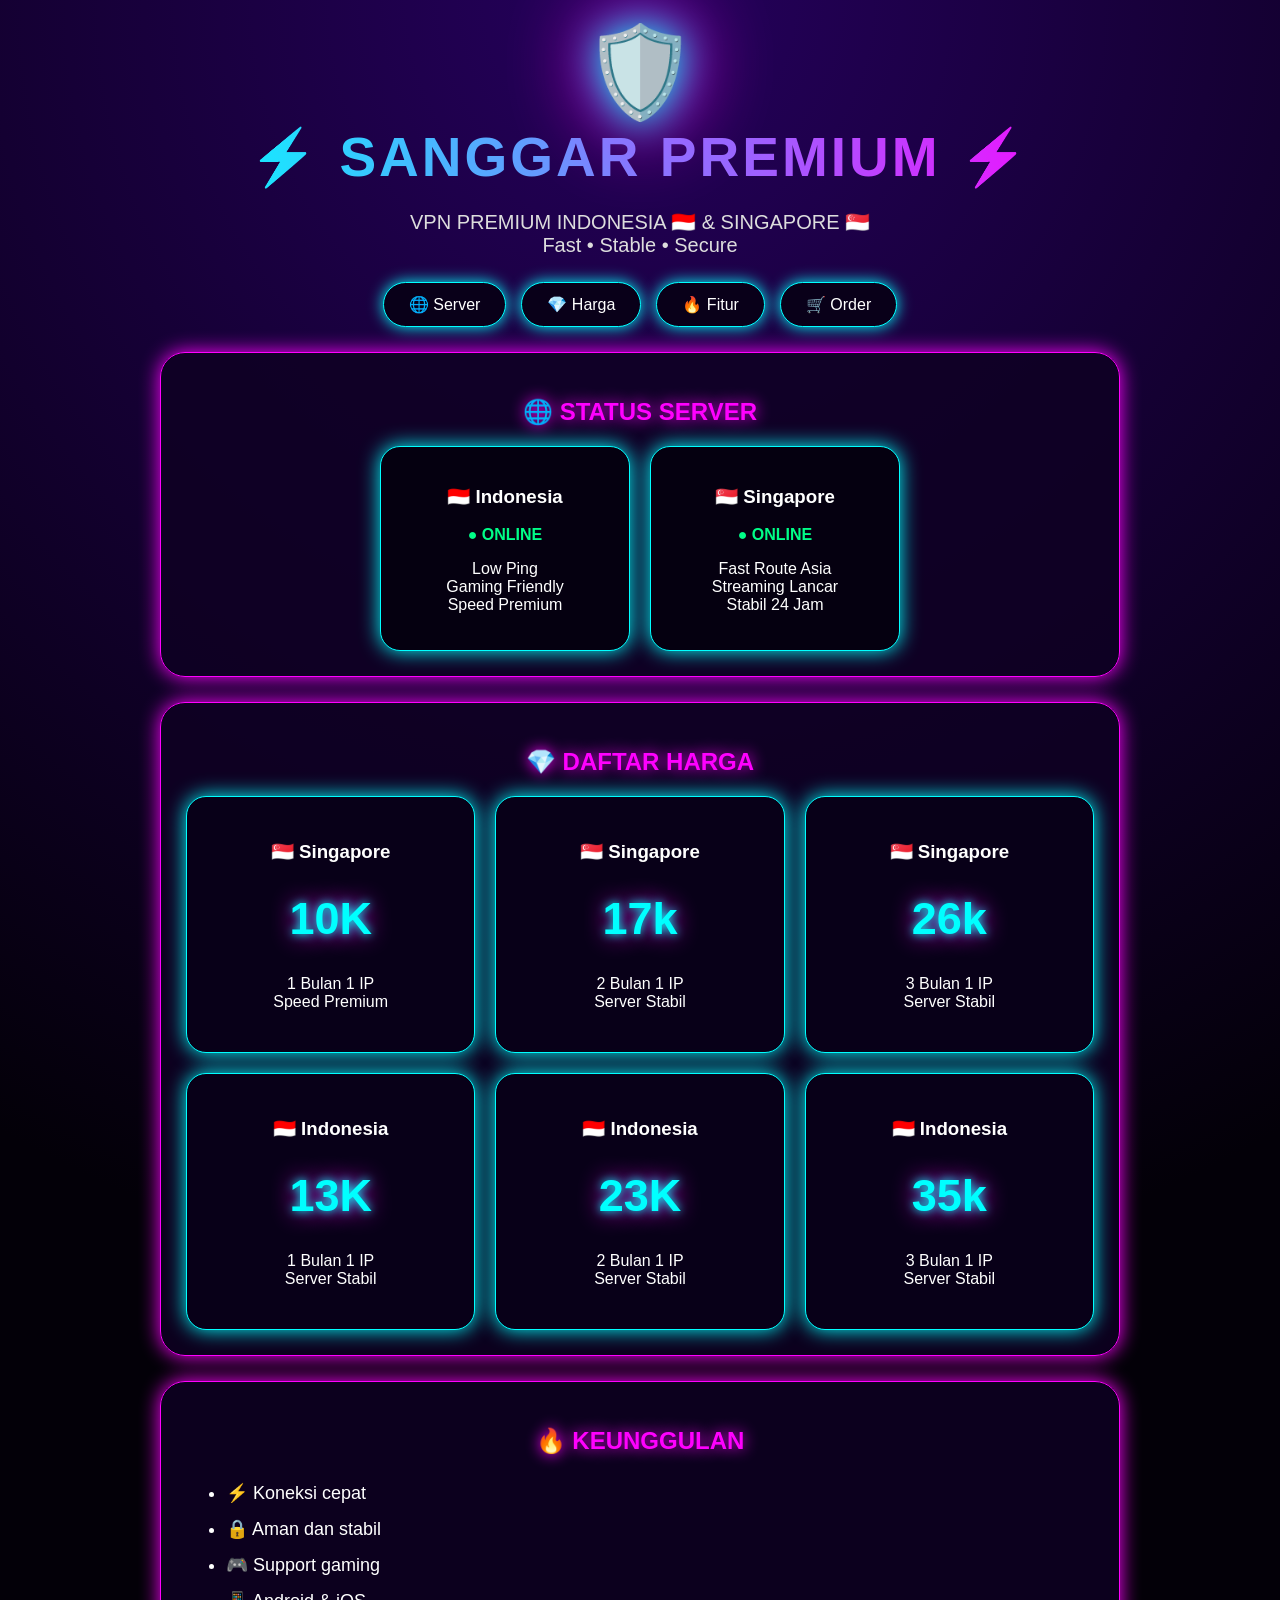
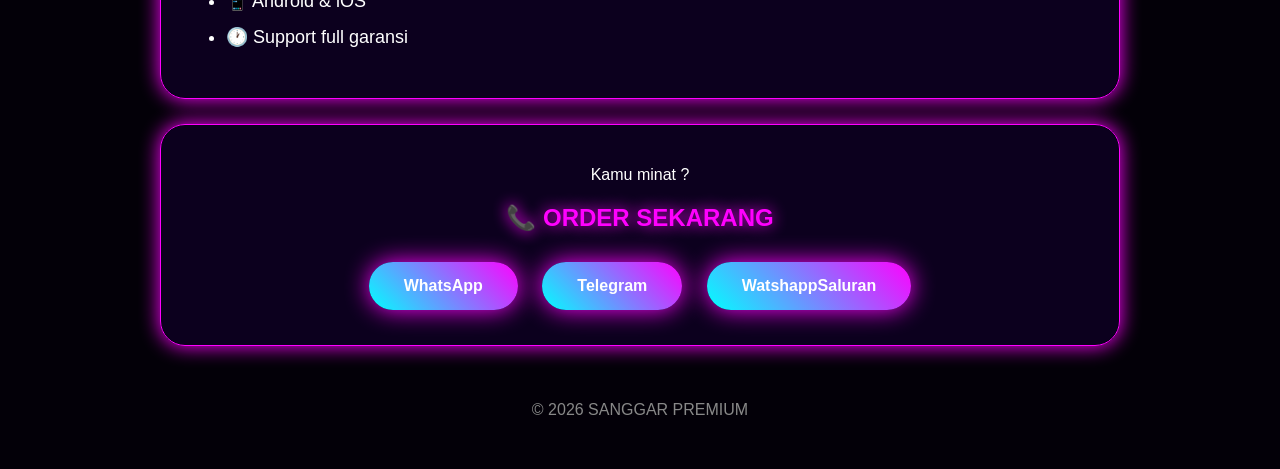
<file: index.html>
<!DOCTYPE html>
<html>
<head>
  <meta charset="UTF-8">
    <meta name="google-adsense-account" content="ca-pub-7445358721653799">
  <script async src="https://pagead2.googlesyndication.com/pagead/js/adsbygoogle.js?client=ca-pub-7445358721653799" crossorigin="anonymous"></script>
  <title>SANGGAR PREMIUM</title>
</head>

<style>
.card{

animation:
hargaNeon 2s infinite alternate;

}


@keyframes hargaNeon{

from{

box-shadow:
0 0 15px cyan;

}


to{

box-shadow:
0 0 35px cyan,
0 0 55px magenta;

}

}


.card h1{

text-shadow:

0 0 10px cyan,
0 0 25px magenta;

animation:
hargaText 1.5s infinite alternate;

}


@keyframes hargaText{

from{

text-shadow:
0 0 10px cyan;

}


to{

text-shadow:
0 0 25px magenta,
0 0 40px cyan;

}

}
  
*{
box-sizing:border-box;
font-family:Arial,sans-serif;
}

body{

margin:0;

background:
radial-gradient(circle at top,#25005c,#030008 60%);

color:white;

}


.container{

max-width:1000px;
margin:auto;
padding:20px;

}


/* LOGO */

.logo{

text-align:center;
font-size:90px;

filter:
drop-shadow(0 0 20px cyan)
drop-shadow(0 0 40px magenta);

animation:
float 2s infinite alternate;

}



/* TITLE */

.title{

text-align:center;

font-size:55px;

font-weight:900;

letter-spacing:3px;

background:
linear-gradient(
90deg,
cyan,
magenta,
cyan
);

background-size:200%;

-webkit-background-clip:text;

-webkit-text-fill-color:transparent;

animation:
move 3s infinite linear,
glow 1.5s infinite alternate;

}



.sub{

text-align:center;

font-size:20px;

color:#ddd;

}



/* MENU */


.menu{

display:flex;

justify-content:center;

gap:15px;

flex-wrap:wrap;

margin:25px 0;

}



.menu a{

padding:12px 25px;

border-radius:50px;

text-decoration:none;

color:white;

border:1px solid cyan;

background:#090019;

box-shadow:
0 0 15px cyan;

}



.menu a:hover{

background:
linear-gradient(45deg,cyan,magenta);

}



/* CARD */


.box{

background:
rgba(15,0,35,.85);

border-radius:25px;

padding:25px;

margin:25px 0;

border:1px solid magenta;

box-shadow:

0 0 20px magenta;

}




h2{

text-align:center;

color:#ff00ff;

text-shadow:

0 0 15px magenta;

}




.server{

display:flex;

justify-content:center;

gap:20px;

flex-wrap:wrap;

}



.server-card{

width:250px;

padding:20px;

border-radius:20px;

background:#050010;

border:1px solid cyan;

box-shadow:

0 0 20px cyan;

text-align:center;

}



.online{

color:#00ff88;

font-weight:bold;

}



/* PRICE */


.price{

display:grid;

grid-template-columns:

repeat(auto-fit,minmax(230px,1fr));

gap:20px;

}



.card{

background:#080018;

padding:25px;

border-radius:20px;

border:1px solid cyan;

box-shadow:

0 0 20px cyan;

text-align:center;

}


.card h1{

font-size:45px;

color:cyan;

}



/* FITUR */


ul{

line-height:2;

font-size:18px;

}



/* BUTTON */


.btn{

display:inline-block;

padding:15px 35px;

margin:10px;

border-radius:50px;

text-decoration:none;

color:white;

font-weight:bold;

background:

linear-gradient(45deg,#00ffff,#ff00ff);

box-shadow:

0 0 25px magenta;

}



footer{

text-align:center;

padding:30px;

color:#888;

}





@keyframes move{

from{

background-position:0%;

}

to{

background-position:200%;

}

}



@keyframes glow{

from{

filter:
drop-shadow(0 0 10px cyan);

}

to{

filter:
drop-shadow(0 0 40px magenta);

}

}



@keyframes float{

from{

transform:translateY(0);

}

to{

transform:translateY(-15px);

}

}


</style>

</head>


<body>


<div class="container">



<div class="logo">
🛡️
</div>


<div class="title">
⚡ SANGGAR PREMIUM ⚡
</div>


<p class="sub">
VPN PREMIUM INDONESIA 🇮🇩 & SINGAPORE 🇸🇬
<br>
Fast • Stable • Secure
</p>



<div class="menu">

<a href="#server">🌐 Server</a>

<a href="#harga">💎 Harga</a>

<a href="#fitur">🔥 Fitur</a>

<a href="#order">🛒 Order</a>

</div>





<div class="box" id="server">

<h2>
🌐 STATUS SERVER
</h2>


<div class="server">


<div class="server-card">

<h3>
🇮🇩 Indonesia
</h3>

<p class="online">
● ONLINE
</p>

<p>
Low Ping<br>
Gaming Friendly<br>
Speed Premium
</p>

</div>



<div class="server-card">

<h3>
🇸🇬 Singapore
</h3>

<p class="online">
● ONLINE
</p>

<p>
Fast Route Asia<br>
Streaming Lancar<br>
Stabil 24 Jam
</p>

</div>


</div>

</div>





<div class="box" id="harga">

<h2>
💎 DAFTAR HARGA
</h2>


<div class="price">


<div class="card">

<h3>
🇸🇬 Singapore
</h3>

<h1>
10K
</h1>

<p>
1 Bulan 1 IP
<br>
Speed Premium
</p>

</div>

<div class="card">

<h3>
🇸🇬 Singapore
</h3>

<h1>
17k
</h1>

<p>
2 Bulan 1 IP
<br>
Server Stabil
</p>

</div>

  <div class="card">

<h3>
🇸🇬 Singapore
</h3>

<h1>
26k
</h1>

<p>
3 Bulan 1 IP
<br>
Server Stabil
</p>

</div>

  <div class="card">

<h3>
🇮🇩 Indonesia
</h3>

<h1>
13K
</h1>

<p>
1 Bulan 1 IP
<br>
Server Stabil
</p>

</div>

  

<div class="card">

<h3>
🇮🇩 Indonesia
</h3>

<h1>
23K
</h1>

<p>
2 Bulan 1 IP
<br>
Server Stabil
</p>

</div>



<div class="card">

<h3>
🇮🇩 Indonesia 
</h3>

<h1>
35k
</h1>

<p>
3 Bulan 1 IP
<br>
Server Stabil
</p>

</div>


</div>

</div>





<div class="box" id="fitur">

<h2>
🔥 KEUNGGULAN
</h2>


<ul>

<li>⚡ Koneksi cepat</li>

<li>🔒 Aman dan stabil</li>

<li>🎮 Support gaming</li>

<li>📱 Android & iOS</li>

<li>🕐 Support full garansi</li>

</ul>


</div>





<div class="box" id="order">
<div style="text-align: center;">
<p style="text-align: center;">
  Kamu minat ?
</p>

<h2>
📞 ORDER SEKARANG
</h2>


<a class="btn" href="https://wa.me/6283100661823">
WhatsApp
</a>


<a class="btn" href="https://t.me/RONYARTCONFIG">
Telegram
</a>

  <a class="btn" href="https://whatsapp.com/channel/0029VaxefPcChq6R42ukO725">
WatshappSaluran
  </a>

  
</div>

</div>




<footer>

© 2026 SANGGAR PREMIUM

</footer>



</div>


</body>

</html>
</file>
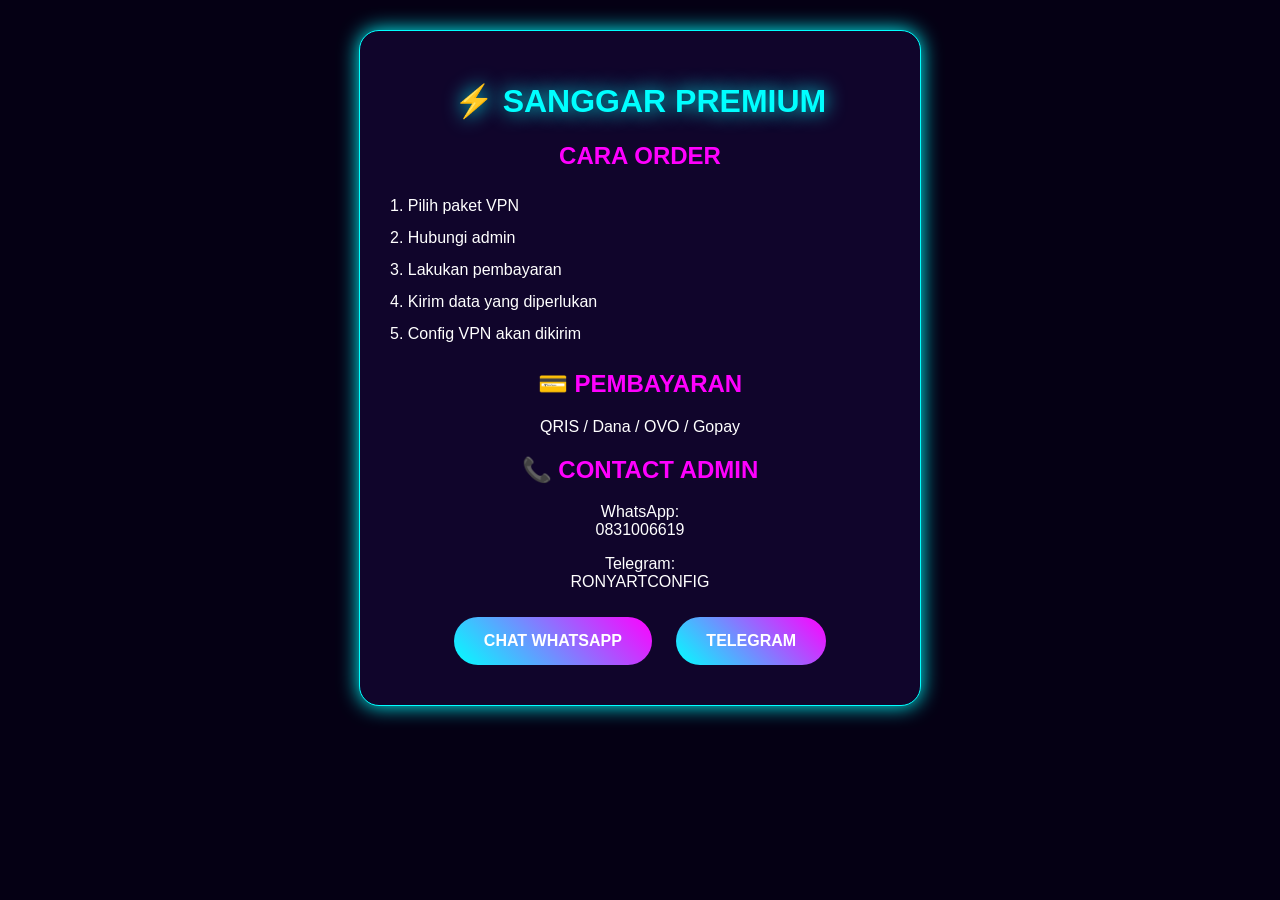
<file: order.html>
<!DOCTYPE html>
<html>

<head>

<title>Order | SANGGAR PREMIUM</title>

<meta name="viewport" content="width=device-width, initial-scale=1.0">


<style>

body{
margin:0;
background:#050014;
color:white;
font-family:Arial;
text-align:center;
}


.container{
padding:30px;
}


.card{
background:#10052b;
border:1px solid cyan;
border-radius:20px;
padding:30px;
max-width:500px;
margin:auto;
box-shadow:0 0 20px cyan;
}


h1{
color:#00ffff;
text-shadow:0 0 20px cyan;
}


h2{
color:#ff00ff;
}


.step{
text-align:left;
line-height:2;
}


.btn{

display:inline-block;
padding:15px 30px;
margin:10px;
border-radius:50px;
background:linear-gradient(45deg,#00ffff,#ff00ff);
color:white;
text-decoration:none;
font-weight:bold;

}

</style>

</head>


<body>


<div class="container">


<div class="card">


<h1>
⚡ SANGGAR PREMIUM
</h1>


<h2>
CARA ORDER
</h2>


<div class="step">

1. Pilih paket VPN<br>
2. Hubungi admin<br>
3. Lakukan pembayaran<br>
4. Kirim data yang diperlukan<br>
5. Config VPN akan dikirim


</div>



<h2>
💳 PEMBAYARAN
</h2>


<p>
QRIS / Dana / OVO / Gopay
</p>



<h2>
📞 CONTACT ADMIN
</h2>


<p>
WhatsApp:
<br>
0831006619
</p>


<p>
Telegram:
<br>
RONYARTCONFIG
</p>



<a class="btn" 
href="https://wa.me/62831006619">

CHAT WHATSAPP

</a>



<a class="btn" 
href="https://t.me/RONYARTCONFIG">

TELEGRAM

</a>


</div>


</div>


</body>

</html>
</file>
